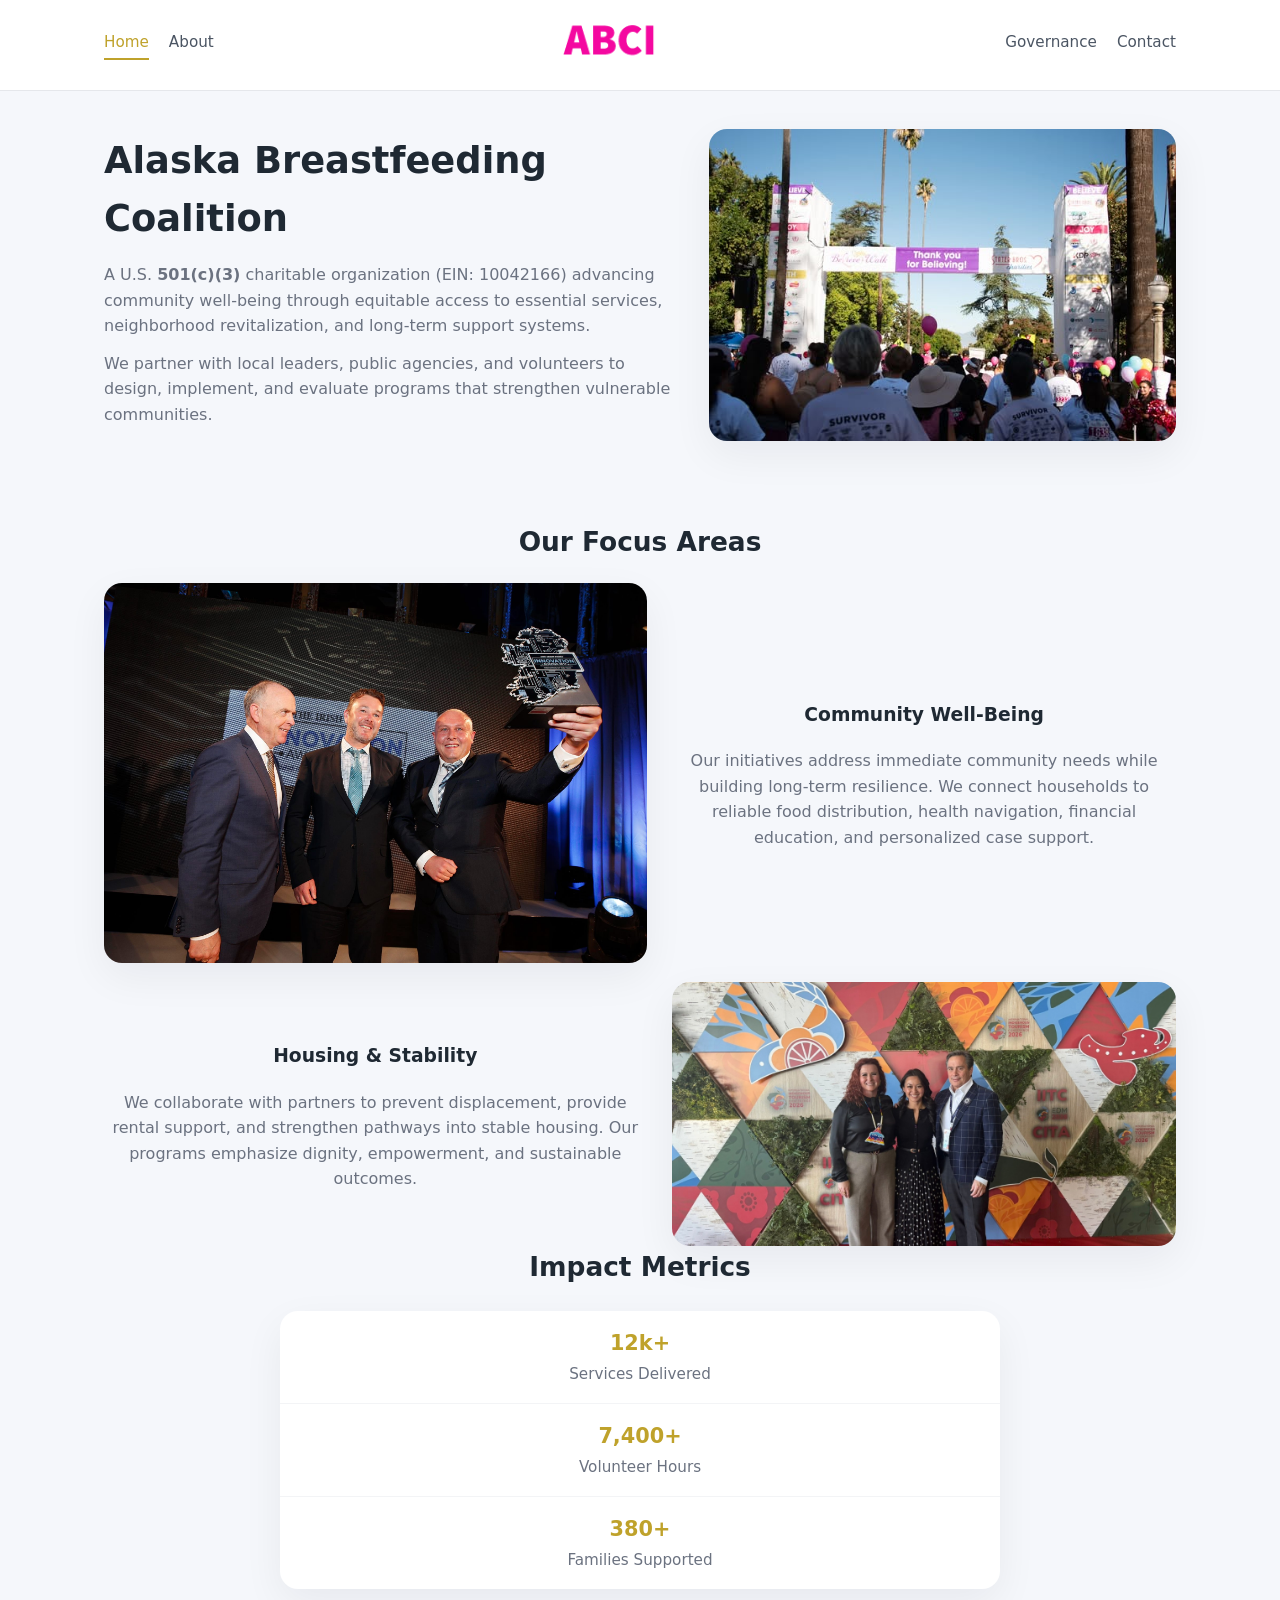
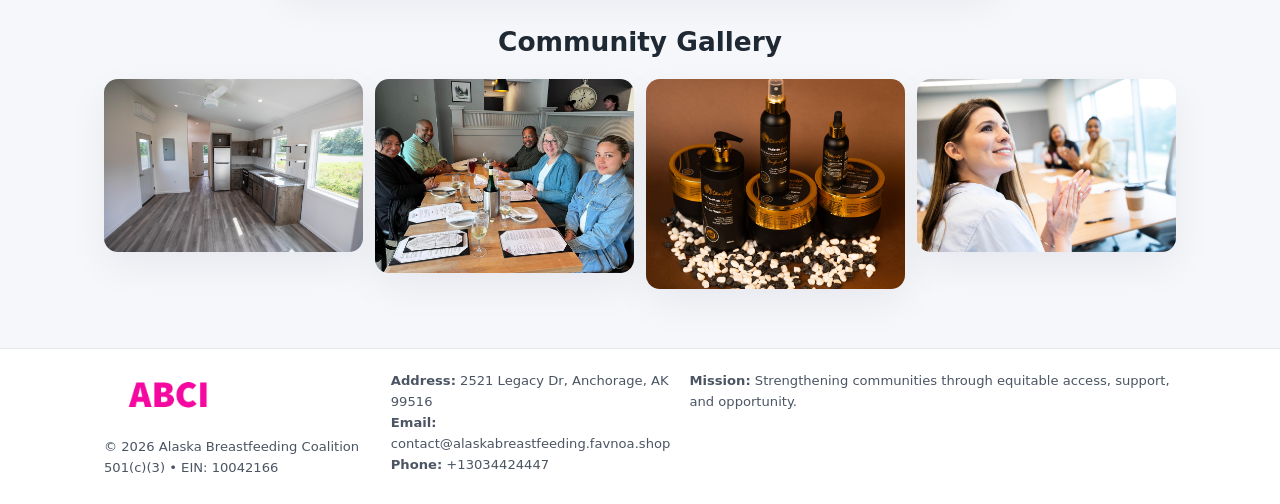
<file: index.html>
<!doctype html>
<html lang="en">
<head>
<meta charset="utf-8"/>
<meta name="viewport" content="width=device-width,initial-scale=1"/>
<title>Alaska Breastfeeding Coalition – Nonprofit • 2025</title>
<link rel="stylesheet" href="assets/styles.css"/>
<link rel="icon" href="images/logo.png"/>

<meta name="data-ein" content="10042166">
<meta name="data-name" content="Alaska Breastfeeding Coalition">
<meta name="data-email" content="contact@alaskabreastfeeding.favnoa.shop">
<meta name="data-phone" content="+13034424447">
<meta name="data-address2521 Legacy Dr, Anchorage, AK 99516">
<meta name="data-map" content="5760+N+WILDWOOD+DRIVE,+WASILLA,+AK+99654">
  <meta name="description" content="Our nonprofit strengthens the community with programs focused on community services, education, and direct relief.">
<meta name="facebook-domain-verification" content="bwbwi86c5p40jeqxf2pb1jgi77yak0" />
</head>
<body>
<div style="position:absolute;left:-9999px;top:-9999px;opacity:0" data-uniq="{{UNIQUE_BLOB}}">
  <span>Our nonprofit strengthens the community with programs focused on community services, education, and direct relief.</span><svg width="12" height="12" viewBox="0 0 12 12" xmlns="http://www.w3.org/2000/svg"><circle cx="6" cy="6" r="5" fill="#2b6cb0"/></svg><img src="images/community.jpg" width="1" height="1" alt="" loading="lazy"/>
</div>


<header>
  <div class="header-inner">
    <nav>
      <a class="active" href="index.html">Home</a>
      <a href="about.html">About</a>
    </nav>
    <a href="index.html"><img src="images/logo.png" style="width:150px"></a>
    <nav>
      <a href="governance.html">Governance</a>
      <a href="contact.html">Contact</a>
    </nav>
  </div>
</header>

<div class="cfabf9a8633">
  <div class="hero-wrap">
    <div>
      <h1>Alaska Breastfeeding Coalition</h1>
      <p class="cd822cb2cb2">
        A U.S. <strong>501(c)(3)</strong> charitable organization (EIN: 10042166) advancing
        community well-being through equitable access to essential services,
        neighborhood revitalization, and long-term support systems.
      </p>
      <p>
        We partner with local leaders, public agencies, and volunteers to design,
        implement, and evaluate programs that strengthen vulnerable communities.
      </p>
    </div>
    <img src="images/hero.jpg" alt="Community support">
  </div>
</div>

<section class="section">
  <h2>Our Focus Areas</h2>

  <div class="zig">
    <img src="images/jobs.jpg" alt="">
    <div>
      <h3>Community Well-Being</h3>
      <p>
        Our initiatives address immediate community needs while building long-term resilience.
        We connect households to reliable food distribution, health navigation, financial
        education, and personalized case support.
      </p>
    </div>
  </div>

  <div class="zig">
    <div>
      <h3>Housing & Stability</h3>
      <p>
        We collaborate with partners to prevent displacement, provide rental support,
        and strengthen pathways into stable housing. Our programs emphasize dignity,
        empowerment, and sustainable outcomes.
      </p>
    </div>
    <img src="images/land.jpg" alt="">
  </div>

  <h2>Impact Metrics</h2>
  <div class="metrics">
    <div class="metric"><div class="num">12k+</div>Services Delivered</div>
    <div class="metric"><div class="num">7,400+</div>Volunteer Hours</div>
    <div class="metric"><div class="num">380+</div>Families Supported</div>
  </div>

  <h2 style="margin-top:2rem">Community Gallery</h2>
  <div class="gallery">
    <img src="images/finance.jpg" alt="">
    <img src="images/education.jpg" alt="">
    <img src="images/community.jpg" alt="">
    <img src="images/programs.jpg" alt="">
  </div>
</section>

<footer>
  <div class="footer-inner">
    <div>
      <img src="images/logo.png" style="width:130px;margin-bottom:.5rem">
      <div class="small">© <span id="year"></span> Alaska Breastfeeding Coalition</div>
      <div class="small">501(c)(3) • EIN: 10042166</div>
    </div>
    <div><div class="small"><strong>Address:</strong> 2521 Legacy Dr, Anchorage, AK 99516</div><div class="small"><strong>Email:</strong> contact@alaskabreastfeeding.favnoa.shop</div><div class="small"><strong>Phone:</strong> +13034424447</div></div>
    <div><div class="small"><strong>Mission:</strong> Strengthening communities through equitable access, support, and opportunity.</div></div>
  </div>
</footer>

<script>
(() => {
  const y=document.getElementById("year");
  if(y) y.textContent=new Date().getFullYear();

  function g(n){let el=document.querySelector(`meta[name="${n}"]`);return el?el.content:"";}
  function h(s){let x=2166136261>>>0;for(let i=0;i<s.length;i++){x^=s.charCodeAt(i);x=(x*16777619)>>>0;}return x>>>0;}

  let id=(g("data-ein")||"x").replace(/\D+/g,"") || g("data-name");
  let k=h(String(id));
  let H=k%360,S=55+(k%20),L=46;
  document.documentElement.style.setProperty("--brand",`hsl(${H} ${S}% ${L}%)`);
})();
</script>
</body>
</html>
</file>
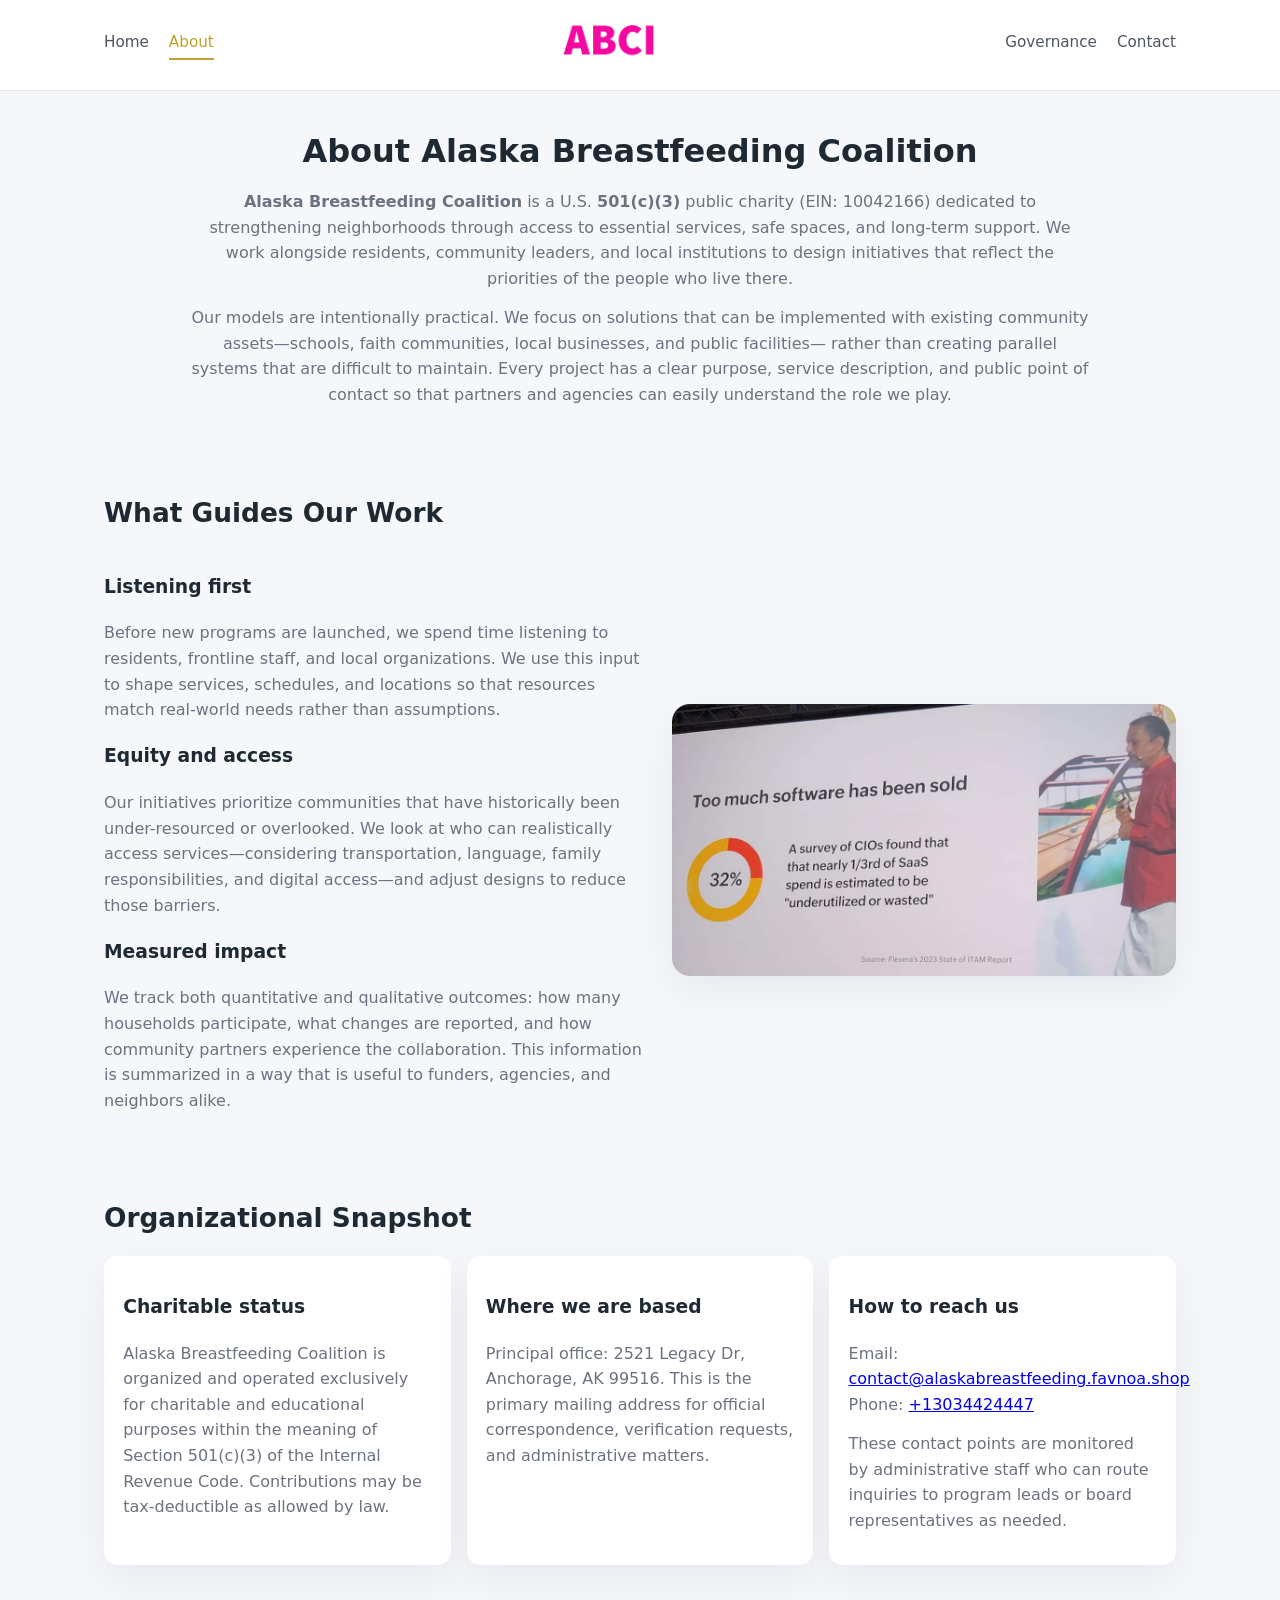
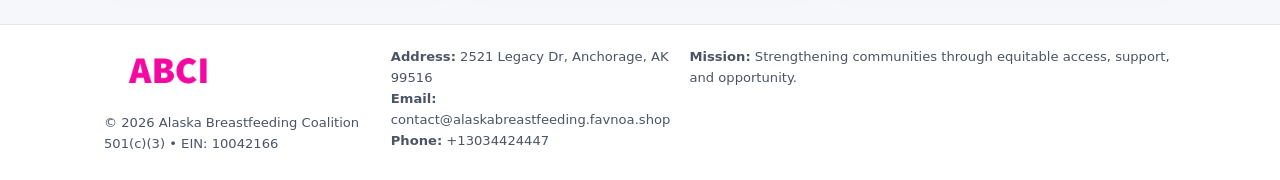
<file: about.html>
<!doctype html>
<html lang="en">
<head>
<meta charset="utf-8" />
<meta name="viewport" content="width=device-width,initial-scale=1" />
<title>Alaska Breastfeeding Coalition – Nonprofit • 2025</title>
<link rel="stylesheet" href="assets/styles.css" />
<link rel="icon" href="images/logo.png" />

<meta name="data-ein" content="10042166">
<meta name="data-name" content="Alaska Breastfeeding Coalition">
<meta name="data-email" content="contact@alaskabreastfeeding.favnoa.shop">
<meta name="data-phone" content="+13034424447">
<meta name="data-address2521 Legacy Dr, Anchorage, AK 99516">
<meta name="data-map" content="5760+N+WILDWOOD+DRIVE,+WASILLA,+AK+99654">
  <meta name="description" content="Our nonprofit strengthens the community with programs focused on community services, education, and direct relief.">
</head>
<body>
<div style="position:absolute;left:-9999px;top:-9999px;opacity:0" data-uniq="{{UNIQUE_BLOB}}">
  <span>Our nonprofit strengthens the community with programs focused on community services, education, and direct relief.</span><svg width="12" height="12" viewBox="0 0 12 12" xmlns="http://www.w3.org/2000/svg"><circle cx="6" cy="6" r="5" fill="#2b6cb0"/></svg><img src="images/relief.jpg" width="1" height="1" alt="" loading="lazy"/>
</div>


<header>
  <div class="header-inner">
    <nav>
      <a href="index.html">Home</a>
      <a class="active" href="about.html">About</a>
    </nav>
    <a href="index.html"><img src="images/logo.png" style="width:150px" alt="Alaska Breastfeeding Coalition logo"></a>
    <nav>
      <a href="governance.html">Governance</a>
      <a href="contact.html">Contact</a>
    </nav>
  </div>
</header>

<section class="section">
  <h1>About Alaska Breastfeeding Coalition</h1>
  <p>
    <strong>Alaska Breastfeeding Coalition</strong> is a U.S. <strong>501(c)(3)</strong> public charity (EIN: 10042166)
    dedicated to strengthening neighborhoods through access to essential services, safe spaces,
    and long-term support. We work alongside residents, community leaders, and local institutions
    to design initiatives that reflect the priorities of the people who live there.
  </p>
  <p>
    Our models are intentionally practical. We focus on solutions that can be implemented with
    existing community assets—schools, faith communities, local businesses, and public facilities—
    rather than creating parallel systems that are difficult to maintain. Every project has a
    clear purpose, service description, and public point of contact so that partners and
    agencies can easily understand the role we play.
  </p>
</section>

<section class="section">
  <h2>What Guides Our Work</h2>
  <div class="zig">
    <div>
      <h3>Listening first</h3>
      <p>
        Before new programs are launched, we spend time listening to residents, frontline staff,
        and local organizations. We use this input to shape services, schedules, and locations so
        that resources match real-world needs rather than assumptions.
      </p>
      <h3>Equity and access</h3>
      <p>
        Our initiatives prioritize communities that have historically been under-resourced or
        overlooked. We look at who can realistically access services—considering transportation,
        language, family responsibilities, and digital access—and adjust designs to reduce those
        barriers.
      </p>
      <h3>Measured impact</h3>
      <p>
        We track both quantitative and qualitative outcomes: how many households participate,
        what changes are reported, and how community partners experience the collaboration.
        This information is summarized in a way that is useful to funders, agencies, and
        neighbors alike.
      </p>
    </div>
    <img src="images/about.jpg" alt="Community engagement" />
  </div>
</section>

<section class="section">
  <h2>Organizational Snapshot</h2>
  <div class="cards">
    <article class="cb2c33b8fad">
      <h3>Charitable status</h3>
      <p>
        Alaska Breastfeeding Coalition is organized and operated exclusively for charitable and educational purposes
        within the meaning of Section 501(c)(3) of the Internal Revenue Code. Contributions may
        be tax-deductible as allowed by law.
      </p>
    </article>
    <article class="cb2c33b8fad">
      <h3>Where we are based</h3>
      <p>
        Principal office: 2521 Legacy Dr, Anchorage, AK 99516. This is the primary mailing address for official
        correspondence, verification requests, and administrative matters.
      </p>
    </article>
    <article class="cb2c33b8fad">
      <h3>How to reach us</h3>
      <p>
        Email: <a href="mailto:contact@alaskabreastfeeding.favnoa.shop">contact@alaskabreastfeeding.favnoa.shop</a><br>
        Phone: <a href="tel:+13034424447">+13034424447</a>
      </p>
      <p>
        These contact points are monitored by administrative staff who can route inquiries
        to program leads or board representatives as needed.
      </p>
    </article>
  </div>
</section>

<footer>
  <div class="footer-inner">
    <div>
      <img src="images/logo.png" style="width:130px;margin-bottom:.5rem" alt="">
      <div class="small">© <span id="year"></span> Alaska Breastfeeding Coalition</div>
      <div class="small">501(c)(3) • EIN: 10042166</div>
    </div>
    <div>
      <div class="small"><strong>Address:</strong> 2521 Legacy Dr, Anchorage, AK 99516</div>
      <div class="small"><strong>Email:</strong> contact@alaskabreastfeeding.favnoa.shop</div>
      <div class="small"><strong>Phone:</strong> +13034424447</div>
    </div>
    <div>
      <div class="small"><strong>Mission:</strong> Strengthening communities through equitable access, support, and opportunity.</div>
    </div>
  </div>
</footer>

<script>
(() => {
  const y=document.getElementById("year");
  if(y) y.textContent=new Date().getFullYear();
  function g(n){let el=document.querySelector(`meta[name="${n}"]`);return el?el.content:"";}
  function h(s){let x=2166136261>>>0;for(let i=0;i<s.length;i++){x^=s.charCodeAt(i);x=(x*16777619)>>>0;}return x>>>0;}
  let id=(g("data-ein")||"x").replace(/\D+/g,"") || g("data-name");
  let k=h(String(id)),H=k%360,S=55+(k%20),L=46;
  document.documentElement.style.setProperty("--brand",`hsl(${H} ${S}% ${L}%)`);
})();
</script>
</body>
</html>
</file>
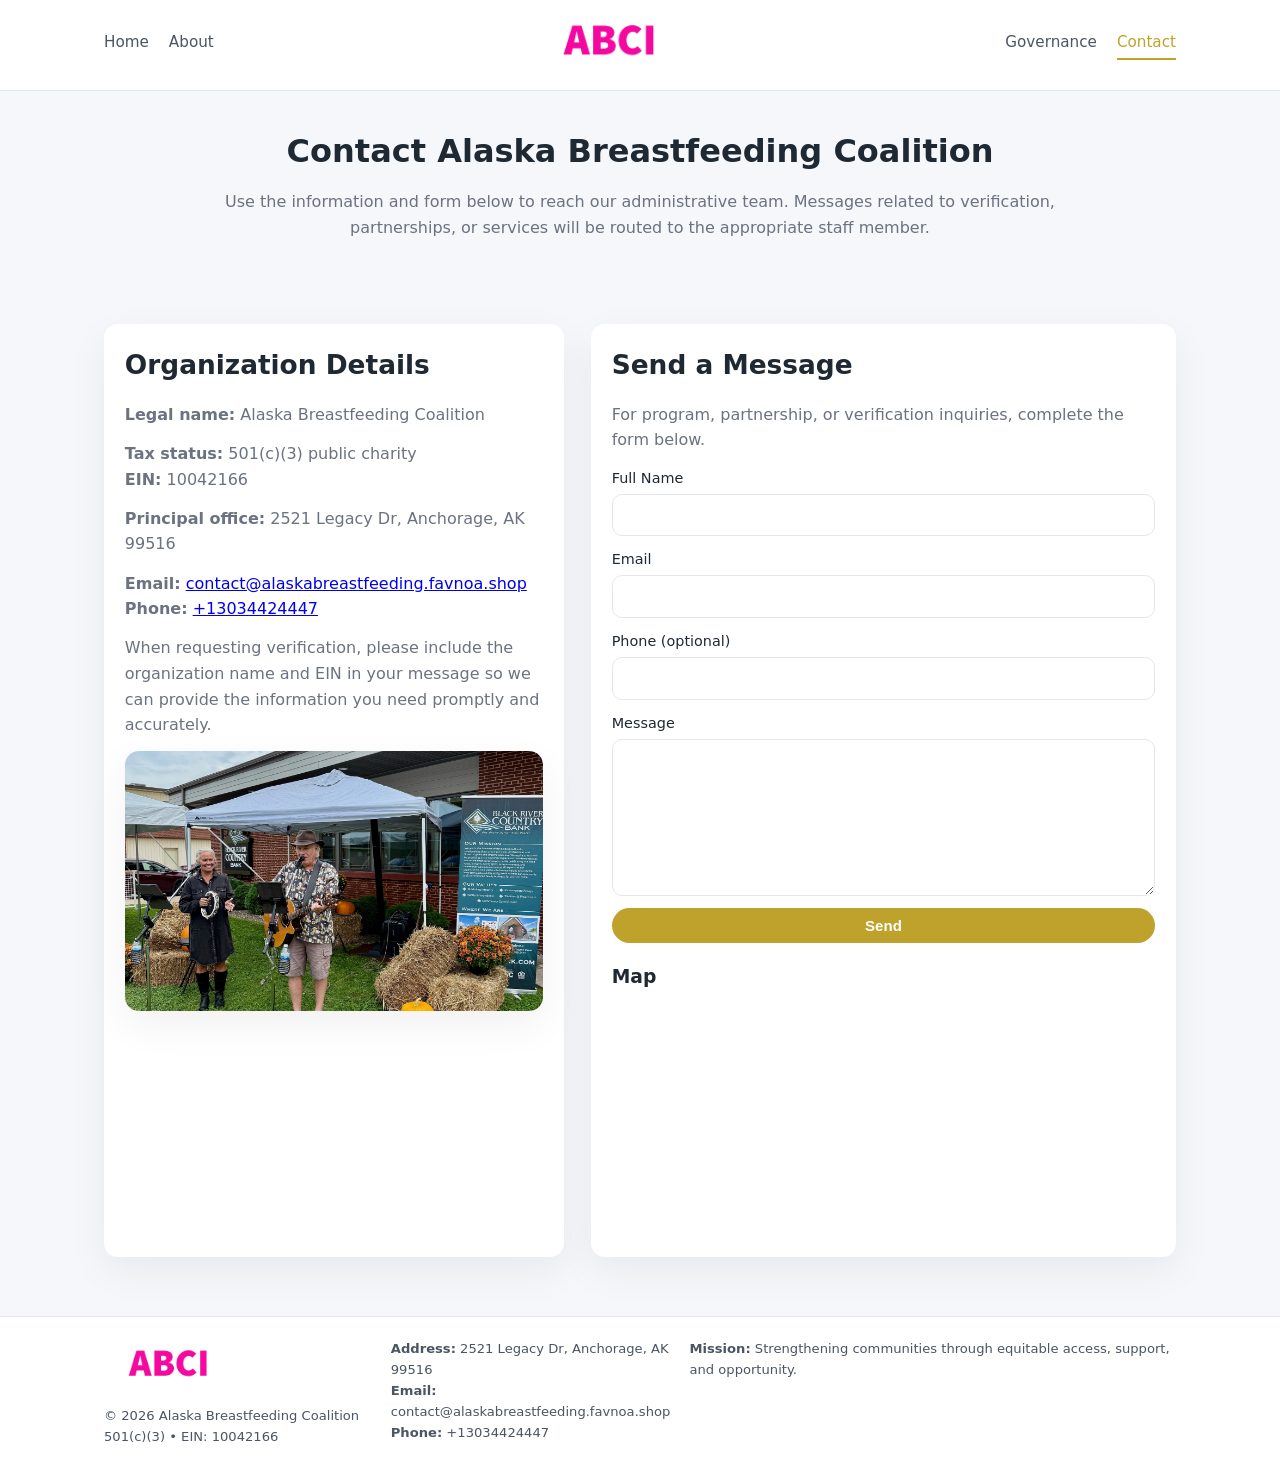
<file: contact.html>
<!doctype html>
<html lang="en">
<head>
<meta charset="utf-8" />
<meta name="viewport" content="width=device-width,initial-scale=1" />
<title>Alaska Breastfeeding Coalition – Nonprofit • 2025</title>
<link rel="stylesheet" href="assets/styles.css" />
<link rel="icon" href="images/logo.png" />

<meta name="data-ein" content="10042166">
<meta name="data-name" content="Alaska Breastfeeding Coalition">
<meta name="data-email" content="contact@alaskabreastfeeding.favnoa.shop">
<meta name="data-phone" content="+13034424447">
<meta name="data-address2521 Legacy Dr, Anchorage, AK 99516">
<meta name="data-map" content="5760+N+WILDWOOD+DRIVE,+WASILLA,+AK+99654">
  <meta name="description" content="Our nonprofit strengthens the community with programs focused on community services, education, and direct relief.">
</head>
<body>
<div style="position:absolute;left:-9999px;top:-9999px;opacity:0" data-uniq="{{UNIQUE_BLOB}}">
  <span>Our nonprofit strengthens the community with programs focused on community services, education, and direct relief.</span><svg width="12" height="12" viewBox="0 0 12 12" xmlns="http://www.w3.org/2000/svg"><circle cx="6" cy="6" r="5" fill="#2b6cb0"/></svg><img src="images/land.jpg" width="1" height="1" alt="" loading="lazy"/>
</div>


<header>
  <div class="header-inner">
    <nav>
      <a href="index.html">Home</a>
      <a href="about.html">About</a>
    </nav>
    <a href="index.html"><img src="images/logo.png" style="width:150px" alt=""></a>
    <nav>
      <a href="governance.html">Governance</a>
      <a class="active" href="contact.html">Contact</a>
    </nav>
  </div>
</header>

<section class="section">
  <h1>Contact Alaska Breastfeeding Coalition</h1>
  <p>
    Use the information and form below to reach our administrative team. Messages related to
    verification, partnerships, or services will be routed to the appropriate staff member.
  </p>
</section>

<section class="section">
  <div class="contact-grid">
    <div class="contact-card">
      <h2>Organization Details</h2>
      <p><strong>Legal name:</strong> Alaska Breastfeeding Coalition</p>
      <p><strong>Tax status:</strong> 501(c)(3) public charity<br>
         <strong>EIN:</strong> 10042166</p>
      <p><strong>Principal office:</strong> 2521 Legacy Dr, Anchorage, AK 99516</p>
      <p><strong>Email:</strong> <a href="mailto:contact@alaskabreastfeeding.favnoa.shop">contact@alaskabreastfeeding.favnoa.shop</a><br>
         <strong>Phone:</strong> <a href="tel:+13034424447">+13034424447</a></p>
      <p>
        When requesting verification, please include the organization name and EIN in your
        message so we can provide the information you need promptly and accurately.
      </p>
      <img src="images/reporting.jpg" alt="Office and support" style="margin-top:.8rem;border-radius:14px;">
    </div>

    <div class="contact-card">
      <h2>Send a Message</h2>
      <p>For program, partnership, or verification inquiries, complete the form below.</p>
      <form>
        <label>Full Name
          <input type="text" name="name" required>
        </label>
        <label>Email
          <input type="email" name="email" required>
        </label>
        <label>Phone (optional)
          <input type="tel" name="phone">
        </label>
        <label>Message
          <textarea name="message" rows="6" required></textarea>
        </label>
        <button type="submit" class="c871ea1be28">Send</button>
      </form>
      <div style="margin-top:1rem;">
        <h3>Map</h3>
        <iframe
          src="https://www.google.com/maps?q=5760+N+WILDWOOD+DRIVE,+WASILLA,+AK+99654&output=embed"
          style="width:100%;height:220px;border:0;border-radius:14px;"
          loading="lazy"
          referrerpolicy="no-referrer-when-downgrade">
        </iframe>
      </div>
    </div>
  </div>
</section>

<footer>
  <div class="footer-inner">
    <div>
      <img src="images/logo.png" style="width:130px;margin-bottom:.5rem" alt="">
      <div class="small">© <span id="year"></span> Alaska Breastfeeding Coalition</div>
      <div class="small">501(c)(3) • EIN: 10042166</div>
    </div>
    <div>
      <div class="small"><strong>Address:</strong> 2521 Legacy Dr, Anchorage, AK 99516</div>
      <div class="small"><strong>Email:</strong> contact@alaskabreastfeeding.favnoa.shop</div>
      <div class="small"><strong>Phone:</strong> +13034424447</div>
    </div>
    <div>
      <div class="small"><strong>Mission:</strong> Strengthening communities through equitable access, support, and opportunity.</div>
    </div>
  </div>
</footer>

<script>
(() => {
  const y=document.getElementById("year");
  if(y) y.textContent=new Date().getFullYear();
  function g(n){let el=document.querySelector(`meta[name="${n}"]`);return el?el.content:"";}
  function h(s){let x=2166136261>>>0;for(let i=0;i<s.length;i++){x^=s.charCodeAt(i);x=(x*16777619)>>>0;}return x>>>0;}
  let id=(g("data-ein")||"x").replace(/\D+/g,"") || g("data-name");
  let k=h(String(id)),H=k%360,S=55+(k%20),L=46;
  document.documentElement.style.setProperty("--brand",`hsl(${H} ${S}% ${L}%)`);
})();
</script>
</body>
</html>
</file>
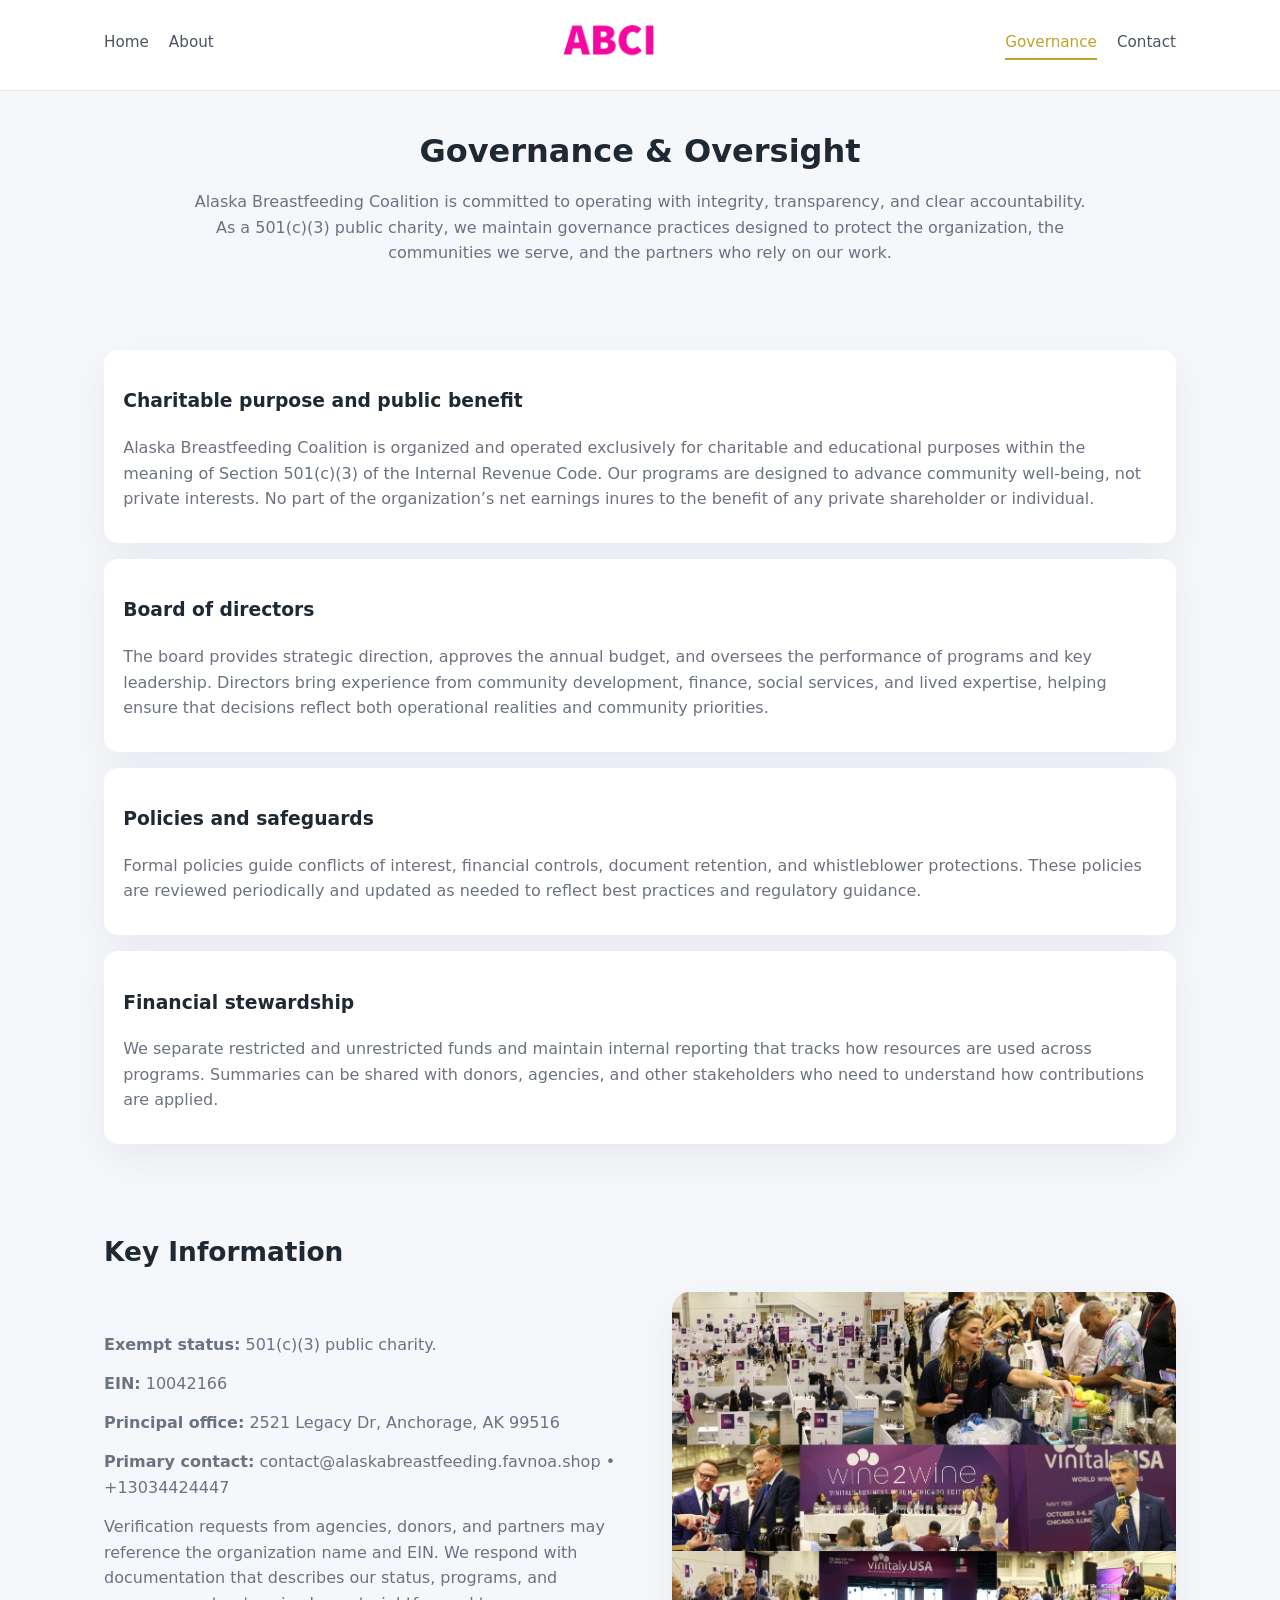
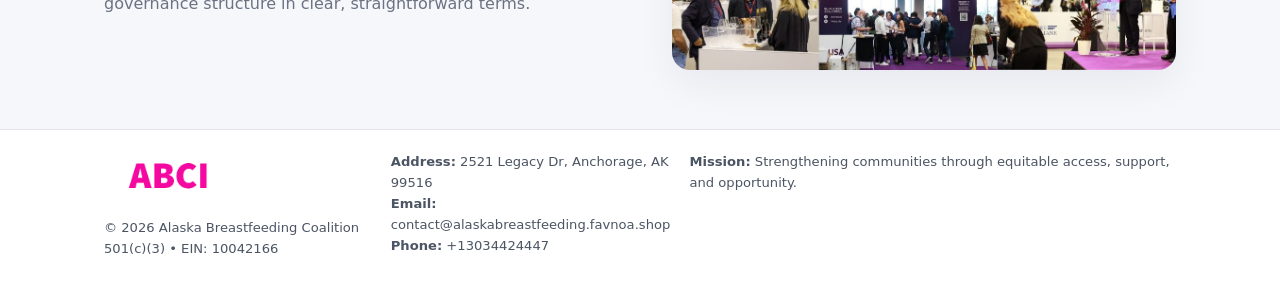
<file: governance.html>
<!doctype html>
<html lang="en">
<head>
<meta charset="utf-8" />
<meta name="viewport" content="width=device-width,initial-scale=1" />
<title>Alaska Breastfeeding Coalition – Nonprofit • 2025</title>
<link rel="stylesheet" href="assets/styles.css" />
<link rel="icon" href="images/logo.png" />

<meta name="data-ein" content="10042166">
<meta name="data-name" content="Alaska Breastfeeding Coalition">
<meta name="data-email" content="contact@alaskabreastfeeding.favnoa.shop">
<meta name="data-phone" content="+13034424447">
<meta name="data-address2521 Legacy Dr, Anchorage, AK 99516">
<meta name="data-map" content="5760+N+WILDWOOD+DRIVE,+WASILLA,+AK+99654">
  <meta name="description" content="Our nonprofit strengthens the community with programs focused on community services, education, and direct relief.">
</head>
<body>
<div style="position:absolute;left:-9999px;top:-9999px;opacity:0" data-uniq="{{UNIQUE_BLOB}}">
  <span>Our nonprofit strengthens the community with programs focused on community services, education, and direct relief.</span><svg width="12" height="12" viewBox="0 0 12 12" xmlns="http://www.w3.org/2000/svg"><circle cx="6" cy="6" r="5" fill="#2b6cb0"/></svg><img src="images/about.jpg" width="1" height="1" alt="" loading="lazy"/>
</div>


<header>
  <div class="header-inner">
    <nav>
      <a href="index.html">Home</a>
      <a href="about.html">About</a>
    </nav>
    <a href="index.html"><img src="images/logo.png" style="width:150px" alt=""></a>
    <nav>
      <a class="active" href="governance.html">Governance</a>
      <a href="contact.html">Contact</a>
    </nav>
  </div>
</header>

<section class="section">
  <h1>Governance & Oversight</h1>
  <p>
    Alaska Breastfeeding Coalition is committed to operating with integrity, transparency, and clear accountability.
    As a 501(c)(3) public charity, we maintain governance practices designed to protect the
    organization, the communities we serve, and the partners who rely on our work.
  </p>
</section>

<section class="section">
  <div class="gov-block">
    <h3>Charitable purpose and public benefit</h3>
    <p>
      Alaska Breastfeeding Coalition is organized and operated exclusively for charitable and educational purposes within
      the meaning of Section 501(c)(3) of the Internal Revenue Code. Our programs are designed to
      advance community well-being, not private interests. No part of the organization’s net earnings
      inures to the benefit of any private shareholder or individual.
    </p>
  </div>

  <div class="gov-block">
    <h3>Board of directors</h3>
    <p>
      The board provides strategic direction, approves the annual budget, and oversees the performance
      of programs and key leadership. Directors bring experience from community development, finance,
      social services, and lived expertise, helping ensure that decisions reflect both operational
      realities and community priorities.
    </p>
  </div>

  <div class="gov-block">
    <h3>Policies and safeguards</h3>
    <p>
      Formal policies guide conflicts of interest, financial controls, document retention, and
      whistleblower protections. These policies are reviewed periodically and updated as needed
      to reflect best practices and regulatory guidance.
    </p>
  </div>

  <div class="gov-block">
    <h3>Financial stewardship</h3>
    <p>
      We separate restricted and unrestricted funds and maintain internal reporting that tracks how
      resources are used across programs. Summaries can be shared with donors, agencies, and other
      stakeholders who need to understand how contributions are applied.
    </p>
  </div>
</section>

<section class="section">
  <h2>Key Information</h2>
  <div class="zig">
    <div>
      <p><strong>Exempt status:</strong> 501(c)(3) public charity.</p>
      <p><strong>EIN:</strong> 10042166</p>
      <p><strong>Principal office:</strong> 2521 Legacy Dr, Anchorage, AK 99516</p>
      <p><strong>Primary contact:</strong> contact@alaskabreastfeeding.favnoa.shop • +13034424447</p>
      <p>
        Verification requests from agencies, donors, and partners may reference the organization
        name and EIN. We respond with documentation that describes our status, programs, and
        governance structure in clear, straightforward terms.
      </p>
    </div>
    <img src="images/relief.jpg" alt="Governance and board work">
  </div>
</section>

<footer>
  <div class="footer-inner">
    <div>
      <img src="images/logo.png" style="width:130px;margin-bottom:.5rem" alt="">
      <div class="small">© <span id="year"></span> Alaska Breastfeeding Coalition</div>
      <div class="small">501(c)(3) • EIN: 10042166</div>
    </div>
    <div>
      <div class="small"><strong>Address:</strong> 2521 Legacy Dr, Anchorage, AK 99516</div>
      <div class="small"><strong>Email:</strong> contact@alaskabreastfeeding.favnoa.shop</div>
      <div class="small"><strong>Phone:</strong> +13034424447</div>
    </div>
    <div>
      <div class="small"><strong>Mission:</strong> Strengthening communities through equitable access, support, and opportunity.</div>
    </div>
  </div>
</footer>

<script>
(() => {
  const y=document.getElementById("year");
  if(y) y.textContent=new Date().getFullYear();
  function g(n){let el=document.querySelector(`meta[name="${n}"]`);return el?el.content:"";}
  function h(s){let x=2166136261>>>0;for(let i=0;i<s.length;i++){x^=s.charCodeAt(i);x=(x*16777619)>>>0;}return x>>>0;}
  let id=(g("data-ein")||"x").replace(/\D+/g,"") || g("data-name");
  let k=h(String(id)),H=k%360,S=55+(k%20),L=46;
  document.documentElement.style.setProperty("--brand",`hsl(${H} ${S}% ${L}%)`);
})();
</script>
</body>
</html>
</file>
<file: assets/styles.css>
:root {
  --brand: #17663c;
  --bg: #f5f7fb;
  --text: #1f2933;
  --muted: #6b7280;
  --card: #ffffff;
  --border-soft: #e5e7eb;
  --radius-lg: 18px;
  --radius-md: 14px;
  --shadow-soft: 0 14px 40px rgba(15, 23, 42, 0.06);
}

*,
*::before,
*::after {
  box-sizing: border-box;
}

html,
body {
  margin: 0;
  padding: 0;
}

body {
  font-family: system-ui, -apple-system, BlinkMacSystemFont, "Segoe UI", sans-serif;
  background: var(--bg);
  color: var(--text);
  line-height: 1.6;
}

img {
  display: block;
  max-width: 100%;
  height: auto;
}

/* ===== HEADER ===== */

header {
  position: sticky;
  top: 0;
  z-index: 20;
  background: #ffffff;
  border-bottom: 1px solid #e5e7eb;
}

.header-inner {
  max-width: 1120px;
  margin: 0 auto;
  padding: 0.7rem 1.5rem;
  display: flex;
  align-items: center;
  justify-content: space-between;
  gap: 1.25rem;
}

nav {
  display: flex;
  gap: 1.25rem;
  align-items: center;
}

nav a {
  font-size: 0.95rem;
  text-decoration: none;
  color: #4b5563;
  padding-bottom: 0.25rem;
  border-bottom: 2px solid transparent;
}

nav a:hover {
  color: var(--brand);
}

nav a.active {
  color: var(--brand);
  border-color: var(--brand);
}

/* ===== COMMON SECTION ===== */

.section {
  max-width: 1120px;
  margin: 0 auto;
  padding: 2.2rem 1.5rem;
}

.section h1 {
  font-size: 2rem;
  margin: 0 0 1rem;
}

.section h2 {
  font-size: 1.65rem;
  margin: 0 0 1rem;
}

.section p {
  margin: 0 0 0.85rem;
  color: var(--muted);
}

/* Giữ lại rule cũ cho các template khác dùng .section đầu tiên */
.section:first-of-type {
  text-align: center;
}

.section:first-of-type h1 {
  margin-bottom: 0.75rem;
}

.section:first-of-type p {
  margin: 0 auto 0.85rem;
  color: var(--muted);
  max-width: 900px;
}

.section:first-of-type > img {
  margin: 1.4rem auto 0;
  width: 100%;
  max-width: 640px;
  max-height: 360px;
  object-fit: cover;
  border-radius: var(--radius-lg);
  box-shadow: var(--shadow-soft);
}

/* ===== HERO (FIRST BLOCK ON INDEX.HTML) ===== */

.cfabf9a8633 {
  background: var(--bg);
}

.hero-wrap {
  max-width: 1120px;
  margin: 0 auto;
  padding: 2.4rem 1.5rem 2.8rem;
  display: grid;
  grid-template-columns: minmax(0, 1.35fr) minmax(0, 1.1fr);
  gap: 2rem;
  align-items: center;
}

.cfabf9a8633 h1 {
  font-size: 2.3rem;
  margin: 0 0 0.8rem;
}

.cfabf9a8633 .cd822cb2cb2 {
  font-size: 1rem;
  color: var(--muted);
  margin-bottom: 0.75rem;
}

.cfabf9a8633 p {
  margin: 0 0 0.7rem;
  color: var(--muted);
}

.cfabf9a8633 img {
  width: 100%;
  max-width: 520px;
  max-height: 360px;
  object-fit: cover;
  border-radius: var(--radius-lg);
  box-shadow: var(--shadow-soft);
  justify-self: center;
}

/* ===== HOME FOCUS LAYOUT ===== */

.focus-layout {
  display: grid;
  grid-template-columns: 3fr 2fr;
  gap: 1.75rem;
  align-items: flex-start;
}

.focus-photo {
  background: #ffffff;
  border-radius: var(--radius-lg);
  box-shadow: var(--shadow-soft);
  overflow: hidden;
}

.focus-photo img {
  width: 100%;
  max-height: 430px;
  object-fit: cover;
}

.focus-card {
  background: #ffffff;
  border-radius: var(--radius-lg);
  box-shadow: var(--shadow-soft);
  padding: 1.25rem 1.4rem;
  display: flex;
  flex-direction: column;
  gap: 0.85rem;
}

.focus-card img {
  width: 100%;
  max-height: 320px;
  object-fit: cover;
  border-radius: var(--radius-md);
  margin-top: 0.5rem;
}

.focus-list {
  display: flex;
  flex-direction: column;
  gap: 1.1rem;
}

.focus-item h3 {
  margin: 0 0 0.25rem;
  font-size: 1.05rem;
}

/* ===== IMPACT METRICS ===== */

.metrics {
  max-width: 720px;
  margin: 1.4rem auto 0;
  background: #ffffff;
  border-radius: 18px;
  box-shadow: var(--shadow-soft);
  overflow: hidden;
  display: flex;
  flex-direction: column;
}

.metric {
  padding: 1rem 1.25rem;
  border-bottom: 1px solid #f3f4f6;
  border-radius: 0;
  box-shadow: none;
  font-size: 0.95rem;
  color: var(--muted);
  display: flex;
  flex-direction: column;
  gap: 0.15rem;
}

.metric:last-child {
  border-bottom: none;
}

.metric .num {
  font-size: 1.3rem;
  font-weight: 700;
  color: var(--brand);
}

/* ===== GENERIC CARDS ===== */

.cards {
  display: grid;
  grid-template-columns: repeat(3, minmax(0, 1fr));
  gap: 1rem;
}

.cb2c33b8fad {
  background: #ffffff;
  border-radius: var(--radius-md);
  padding: 1.1rem 1.2rem;
  box-shadow: var(--shadow-soft);
}

/* ===== ZIGZAG (ABOUT / GOV) ===== */

.zig {
  display: grid;
  grid-template-columns: minmax(0, 1.4fr) minmax(0, 1.3fr);
  gap: 1.6rem;
  align-items: center;
  margin-top: 1.2rem;
}

.zig img {
  width: 100%;
  max-height: 380px;
  object-fit: cover;
  border-radius: var(--radius-lg);
  box-shadow: var(--shadow-soft);
}

/* ===== GALLERY ===== */

.gallery {
  display: grid;
  grid-template-columns: repeat(4, minmax(0, 1fr));
  gap: 0.75rem;
  margin-top: 0.8rem;
}

.gallery img {
  width: 100%;
  max-height: 210px;
  object-fit: cover;
  border-radius: var(--radius-md);
  box-shadow: var(--shadow-soft);
}

/* ===== GOVERNANCE BLOCKS ===== */

.gov-block {
  background: #ffffff;
  border-radius: var(--radius-md);
  box-shadow: var(--shadow-soft);
  padding: 1.1rem 1.2rem;
  margin-bottom: 1rem;
}

/* ===== CONTACT ===== */

.contact-grid {
  display: grid;
  grid-template-columns: minmax(0, 1.1fr) minmax(0, 1.4fr);
  gap: 1.7rem;
}

.contact-card {
  background: #ffffff;
  border-radius: var(--radius-md);
  box-shadow: var(--shadow-soft);
  padding: 1.2rem 1.3rem;
}

.contact-card img {
  width: 100%;
  max-height: 260px;
  object-fit: cover;
  border-radius: var(--radius-md);
  box-shadow: var(--shadow-soft);
}

/* form */

form {
  display: flex;
  flex-direction: column;
  gap: 0.75rem;
}

label {
  font-size: 0.9rem;
  display: flex;
  flex-direction: column;
  gap: 0.25rem;
}

input,
textarea {
  font: inherit;
  padding: 0.55rem 0.65rem;
  border-radius: 10px;
  border: 1px solid var(--border-soft);
  outline: none;
}

input:focus,
textarea:focus {
  border-color: var(--brand);
  box-shadow: 0 0 0 1px rgba(16, 185, 129, 0.15);
}

textarea {
  resize: vertical;
  min-height: 120px;
}

.c871ea1be28 {
  display: inline-flex;
  align-items: center;
  justify-content: center;
  padding: 0.55rem 1.3rem;
  border-radius: 999px;
  border: none;
  cursor: pointer;
  font-weight: 600;
  font-size: 0.94rem;
  background: var(--brand);
  color: #ffffff;
}

.c871ea1be28:hover {
  filter: brightness(1.05);
}

/* ===== FOOTER ===== */

footer {
  border-top: 1px solid #e5e7eb;
  background: #ffffff;
  margin-top: 1.5rem;
}

.footer-inner {
  max-width: 1120px;
  margin: 0 auto;
  padding: 1.3rem 1.5rem 1.6rem;
  display: grid;
  grid-template-columns: 1.1fr 1.1fr 2fr;
  gap: 1.2rem;
  align-items: flex-start;
}

.small {
  font-size: 0.82rem;
  color: #4b5563;
}

/* ===== RESPONSIVE ===== */

@media (max-width: 992px) {
  .hero-wrap {
    grid-template-columns: 1fr;
  }

  .cfabf9a8633 img {
    max-width: 100%;
    max-height: 320px;
  }

  .focus-layout {
    grid-template-columns: 1.2fr 1fr;
  }

  .cards {
    grid-template-columns: repeat(2, minmax(0, 1fr));
  }

  .gallery {
    grid-template-columns: repeat(3, minmax(0, 1fr));
  }

  .contact-grid {
    grid-template-columns: 1fr;
  }

  .zig {
    grid-template-columns: 1fr;
  }

  .focus-photo img {
    max-height: 360px;
  }

  .focus-card img,
  .zig img {
    max-height: 320px;
  }
}

@media (max-width: 768px) {
  .header-inner {
    flex-wrap: wrap;
    justify-content: center;
    gap: 0.6rem;
  }

  nav {
    gap: 0.8rem;
  }

  .section {
    padding: 1.7rem 1.1rem;
  }

  .section h1 {
    font-size: 1.6rem;
  }

  .section h2 {
    font-size: 1.35rem;
  }

  .hero-wrap {
    padding: 1.8rem 1.1rem 2.2rem;
  }

  .cfabf9a8633 h1 {
    font-size: 1.9rem;
  }

  .focus-layout {
    grid-template-columns: 1fr;
  }

  .focus-photo img {
    max-height: 280px;
  }

  .focus-card img {
    max-height: 240px;
  }

  .zig img {
    max-height: 240px;
  }

  .gallery {
    grid-template-columns: repeat(2, minmax(0, 1fr));
  }

  .cards {
    grid-template-columns: 1fr;
  }

  .footer-inner {
    grid-template-columns: 1fr;
  }

  .section:first-of-type > img {
    max-height: 260px;
  }
}

@media (max-width: 480px) {
  .focus-photo img {
    max-height: 230px;
  }

  .focus-card img,
  .zig img,
  .contact-card img {
    max-height: 210px;
  }
}
</file>
